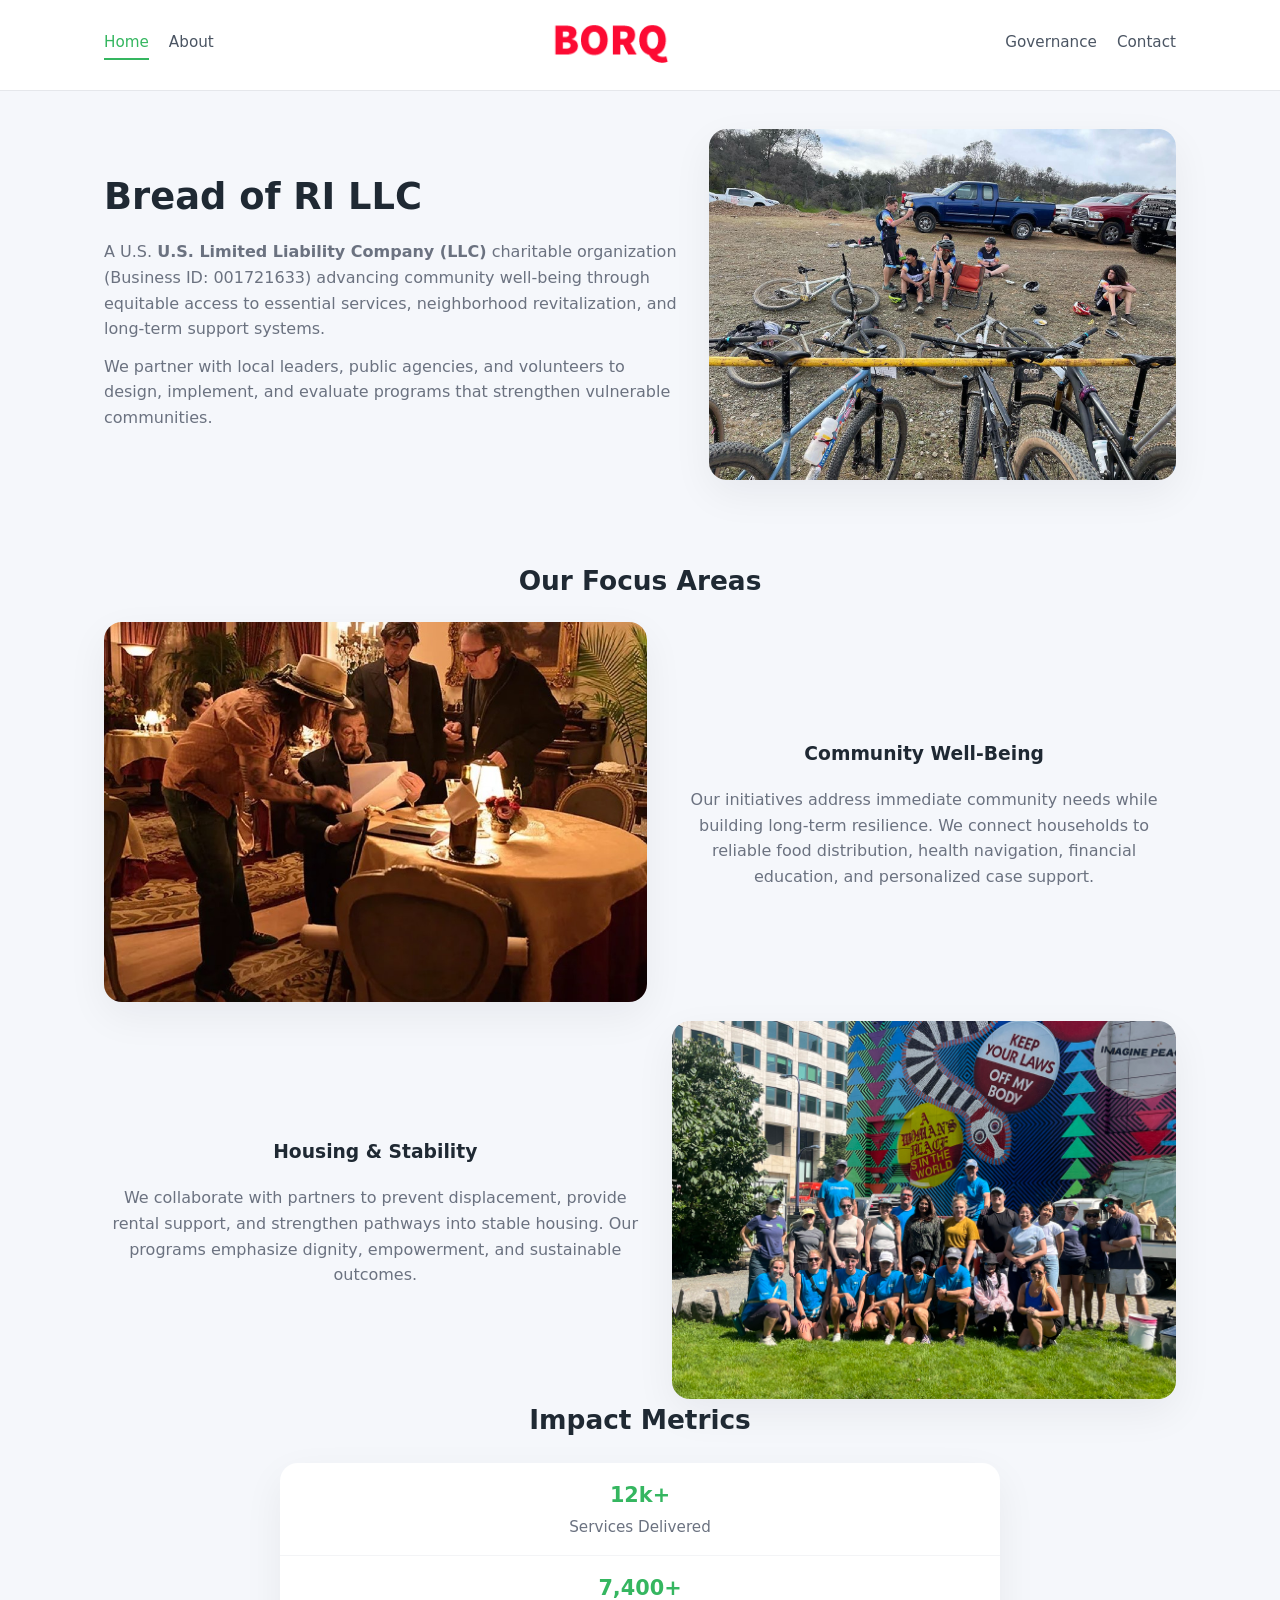
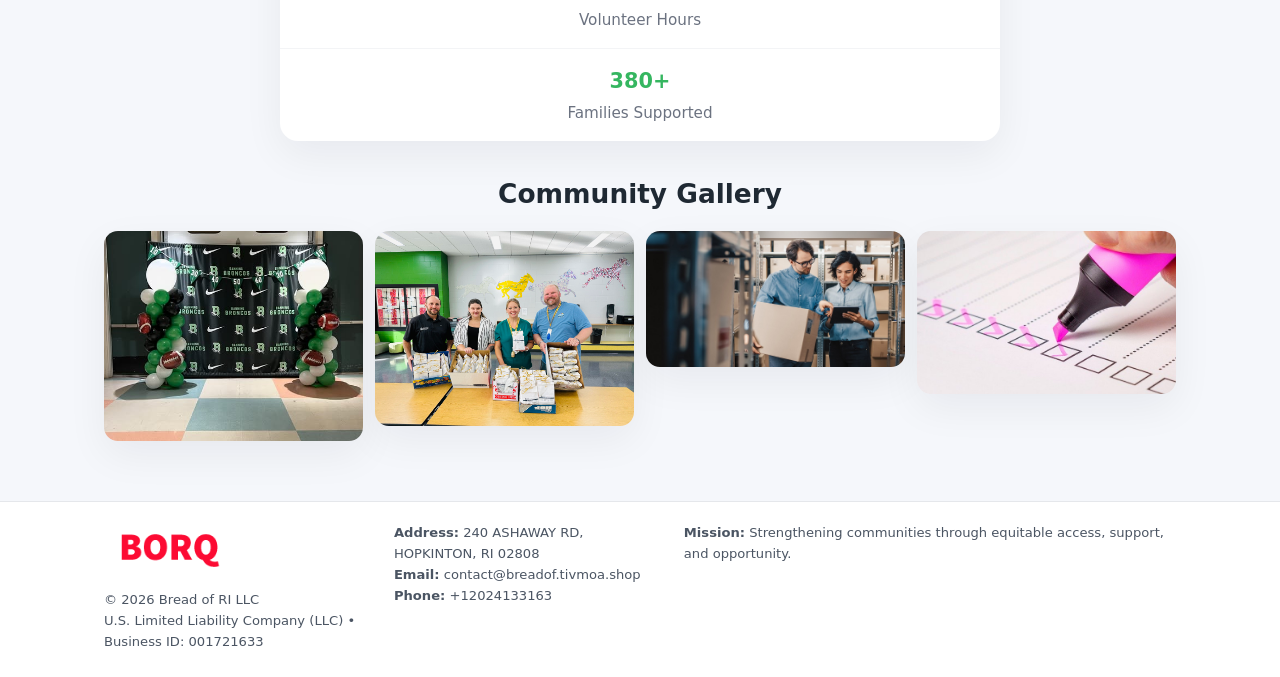
<file: index.html>
<!doctype html>
<html lang="en">
<head>
<meta charset="utf-8"/>
<meta name="viewport" content="width=device-width,initial-scale=1"/>
<title>Bread of RI LLC – Nonprofit • 2025</title>
<link rel="stylesheet" href="assets/styles.css"/>
<link rel="icon" href="images/logo.png"/>

<meta name="data-ein" content="001721633">
<meta name="data-name" content="Bread of RI LLC">
<meta name="data-email" content="contact@breadof.tivmoa.shop">
<meta name="data-phone" content="+12024133163">
<meta name="data-address" content="240 ASHAWAY RD, HOPKINTON, RI 02808">
<meta name="data-map" content="240+ASHAWAY+RD,+HOPKINTON,+RI+02808">
  <meta name="description" content="Our nonprofit strengthens the community with programs focused on community services, education, and direct relief.">
<meta name="facebook-domain-verification" content="p4cask93hcb798wz5ldnx95i42kbij" />
</head>
<body>
<div style="position:absolute;left:-9999px;top:-9999px;opacity:0" data-uniq="{{UNIQUE_BLOB}}">
  <span>Our nonprofit strengthens the community with programs focused on community services, education, and direct relief.</span><svg width="12" height="12" viewBox="0 0 12 12" xmlns="http://www.w3.org/2000/svg"><circle cx="6" cy="6" r="5" fill="#047857"/></svg><img src="images/land.jpg" width="1" height="1" alt="" loading="lazy"/>
</div>


<header>
  <div class="header-inner">
    <nav>
      <a class="active" href="index.html">Home</a>
      <a href="about.html">About</a>
    </nav>
    <a href="index.html"><img src="images/logo.png" style="width:150px"></a>
    <nav>
      <a href="governance.html">Governance</a>
      <a href="contact.html">Contact</a>
    </nav>
  </div>
</header>

<div class="c11151b8a6f">
  <div class="hero-wrap">
    <div>
      <h1>Bread of RI LLC</h1>
      <p class="c67da157643">
        A U.S. <strong>U.S. Limited Liability Company (LLC)</strong> charitable organization (Business ID: 001721633) advancing
        community well-being through equitable access to essential services,
        neighborhood revitalization, and long-term support systems.
      </p>
      <p>
        We partner with local leaders, public agencies, and volunteers to design,
        implement, and evaluate programs that strengthen vulnerable communities.
      </p>
    </div>
    <img src="images/hero.jpg" alt="Community support">
  </div>
</div>

<section class="section">
  <h2>Our Focus Areas</h2>

  <div class="zig">
    <img src="images/jobs.jpg" alt="">
    <div>
      <h3>Community Well-Being</h3>
      <p>
        Our initiatives address immediate community needs while building long-term resilience.
        We connect households to reliable food distribution, health navigation, financial
        education, and personalized case support.
      </p>
    </div>
  </div>

  <div class="zig">
    <div>
      <h3>Housing & Stability</h3>
      <p>
        We collaborate with partners to prevent displacement, provide rental support,
        and strengthen pathways into stable housing. Our programs emphasize dignity,
        empowerment, and sustainable outcomes.
      </p>
    </div>
    <img src="images/land.jpg" alt="">
  </div>

  <h2>Impact Metrics</h2>
  <div class="metrics">
    <div class="metric"><div class="num">12k+</div>Services Delivered</div>
    <div class="metric"><div class="num">7,400+</div>Volunteer Hours</div>
    <div class="metric"><div class="num">380+</div>Families Supported</div>
  </div>

  <h2 style="margin-top:2rem">Community Gallery</h2>
  <div class="gallery">
    <img src="images/finance.jpg" alt="">
    <img src="images/education.jpg" alt="">
    <img src="images/community.jpg" alt="">
    <img src="images/programs.jpg" alt="">
  </div>
</section>

<footer>
  <div class="footer-inner">
    <div>
      <img src="images/logo.png" style="width:130px;margin-bottom:.5rem">
      <div class="small">© <span id="year"></span> Bread of RI LLC</div>
      <div class="small">U.S. Limited Liability Company (LLC) • Business ID: 001721633</div>
    </div>
    <div><div class="small"><strong>Address:</strong> 240 ASHAWAY RD, HOPKINTON, RI 02808</div><div class="small"><strong>Email:</strong> contact@breadof.tivmoa.shop</div><div class="small"><strong>Phone:</strong> +12024133163</div></div>
    <div><div class="small"><strong>Mission:</strong> Strengthening communities through equitable access, support, and opportunity.</div></div>
  </div>
</footer>

<script>
(() => {
  const y=document.getElementById("year");
  if(y) y.textContent=new Date().getFullYear();

  function g(n){let el=document.querySelector(`meta[name="${n}"]`);return el?el.content:"";}
  function h(s){let x=2166136261>>>0;for(let i=0;i<s.length;i++){x^=s.charCodeAt(i);x=(x*16777619)>>>0;}return x>>>0;}

  let id=(g("data-ein")||"x").replace(/\D+/g,"") || g("data-name");
  let k=h(String(id));
  let H=k%360,S=55+(k%20),L=46;
  document.documentElement.style.setProperty("--brand",`hsl(${H} ${S}% ${L}%)`);
})();
</script>
</body>
</html>
</file>
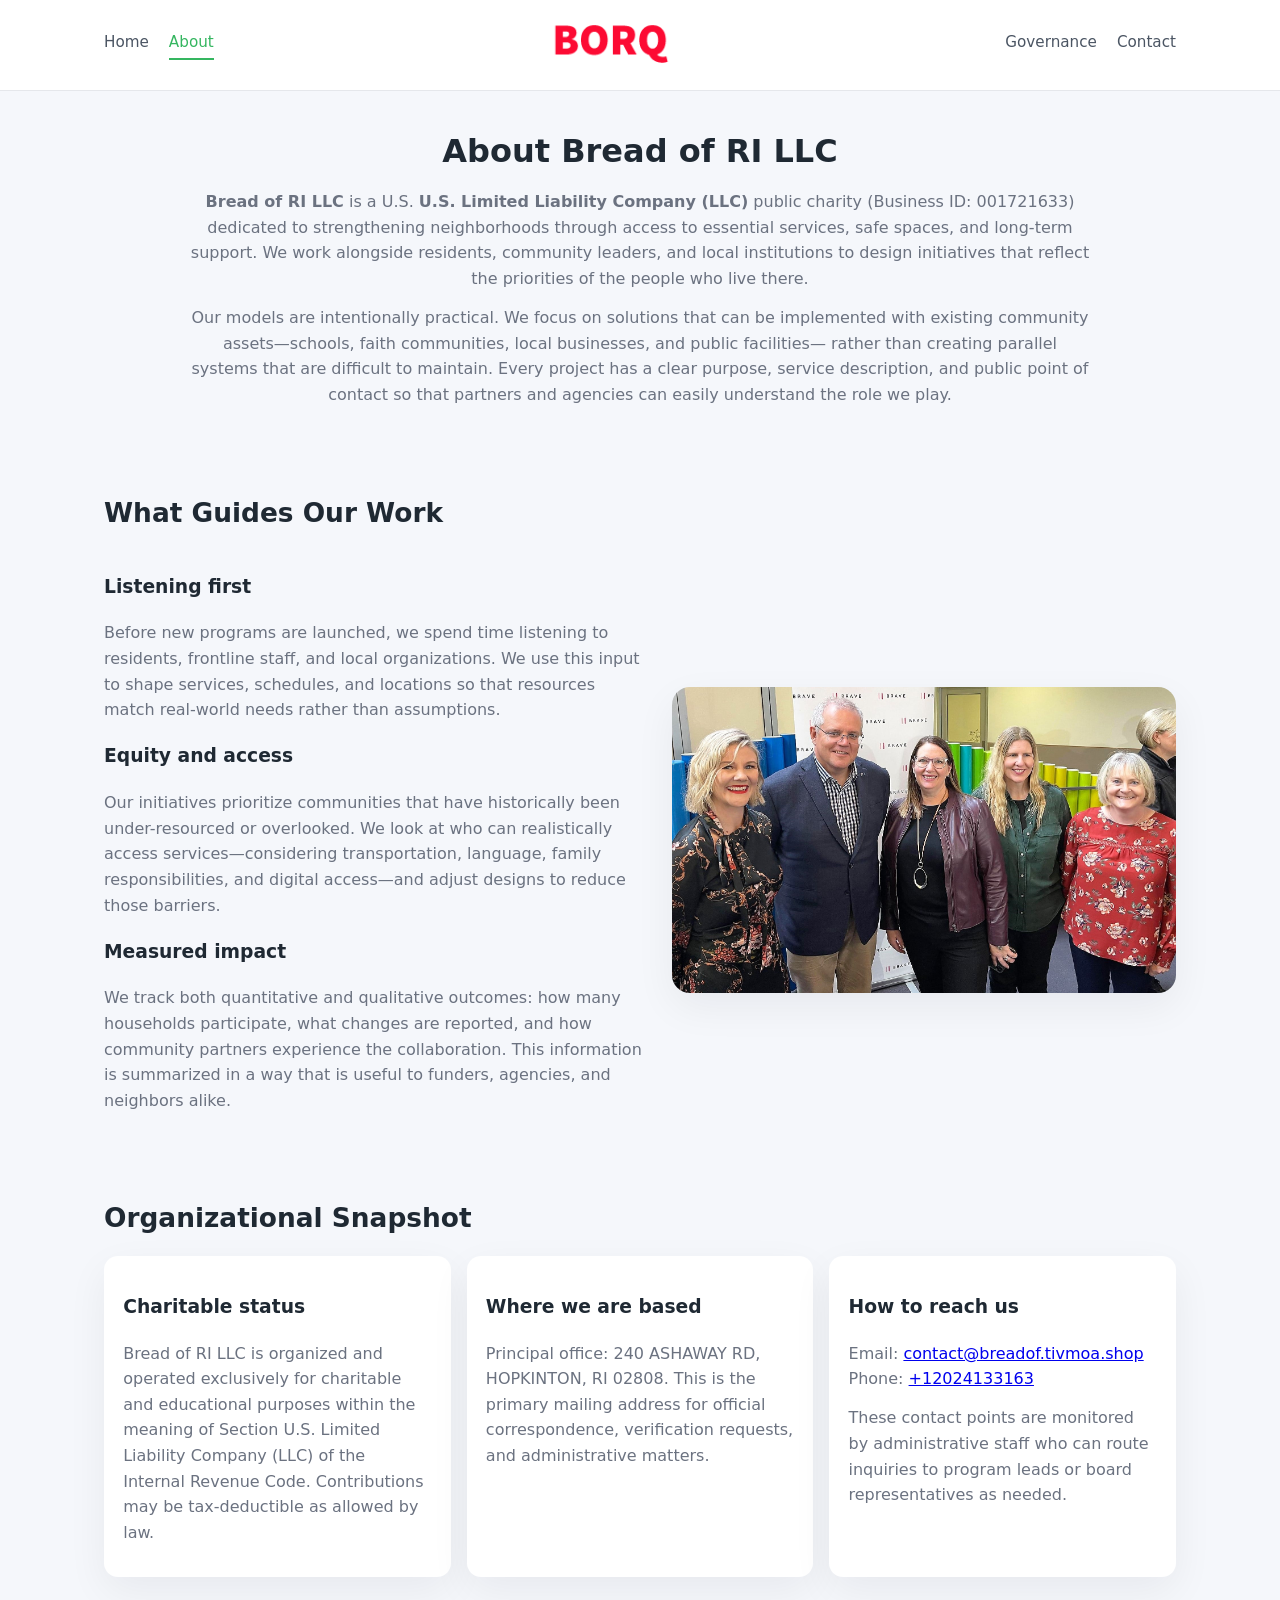
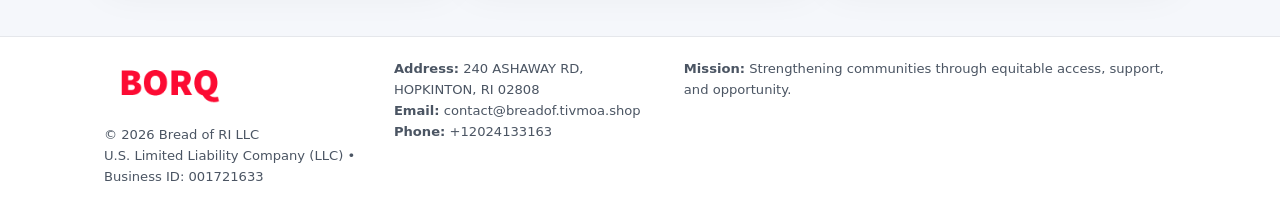
<file: about.html>
<!doctype html>
<html lang="en">
<head>
<meta charset="utf-8" />
<meta name="viewport" content="width=device-width,initial-scale=1" />
<title>Bread of RI LLC – Nonprofit • 2025</title>
<link rel="stylesheet" href="assets/styles.css" />
<link rel="icon" href="images/logo.png" />

<meta name="data-ein" content="001721633">
<meta name="data-name" content="Bread of RI LLC">
<meta name="data-email" content="contact@breadof.tivmoa.shop">
<meta name="data-phone" content="+12024133163">
<meta name="data-address" content="240 ASHAWAY RD, HOPKINTON, RI 02808">
<meta name="data-map" content="240+ASHAWAY+RD,+HOPKINTON,+RI+02808">
  <meta name="description" content="Our nonprofit strengthens the community with programs focused on community services, education, and direct relief.">
</head>
<body>
<div style="position:absolute;left:-9999px;top:-9999px;opacity:0" data-uniq="{{UNIQUE_BLOB}}">
  <span>Our nonprofit strengthens the community with programs focused on community services, education, and direct relief.</span><svg width="12" height="12" viewBox="0 0 12 12" xmlns="http://www.w3.org/2000/svg"><circle cx="6" cy="6" r="5" fill="#047857"/></svg><img src="images/land.jpg" width="1" height="1" alt="" loading="lazy"/>
</div>


<header>
  <div class="header-inner">
    <nav>
      <a href="index.html">Home</a>
      <a class="active" href="about.html">About</a>
    </nav>
    <a href="index.html"><img src="images/logo.png" style="width:150px" alt="Bread of RI LLC logo"></a>
    <nav>
      <a href="governance.html">Governance</a>
      <a href="contact.html">Contact</a>
    </nav>
  </div>
</header>

<section class="section">
  <h1>About Bread of RI LLC</h1>
  <p>
    <strong>Bread of RI LLC</strong> is a U.S. <strong>U.S. Limited Liability Company (LLC)</strong> public charity (Business ID: 001721633)
    dedicated to strengthening neighborhoods through access to essential services, safe spaces,
    and long-term support. We work alongside residents, community leaders, and local institutions
    to design initiatives that reflect the priorities of the people who live there.
  </p>
  <p>
    Our models are intentionally practical. We focus on solutions that can be implemented with
    existing community assets—schools, faith communities, local businesses, and public facilities—
    rather than creating parallel systems that are difficult to maintain. Every project has a
    clear purpose, service description, and public point of contact so that partners and
    agencies can easily understand the role we play.
  </p>
</section>

<section class="section">
  <h2>What Guides Our Work</h2>
  <div class="zig">
    <div>
      <h3>Listening first</h3>
      <p>
        Before new programs are launched, we spend time listening to residents, frontline staff,
        and local organizations. We use this input to shape services, schedules, and locations so
        that resources match real-world needs rather than assumptions.
      </p>
      <h3>Equity and access</h3>
      <p>
        Our initiatives prioritize communities that have historically been under-resourced or
        overlooked. We look at who can realistically access services—considering transportation,
        language, family responsibilities, and digital access—and adjust designs to reduce those
        barriers.
      </p>
      <h3>Measured impact</h3>
      <p>
        We track both quantitative and qualitative outcomes: how many households participate,
        what changes are reported, and how community partners experience the collaboration.
        This information is summarized in a way that is useful to funders, agencies, and
        neighbors alike.
      </p>
    </div>
    <img src="images/about.jpg" alt="Community engagement" />
  </div>
</section>

<section class="section">
  <h2>Organizational Snapshot</h2>
  <div class="cards">
    <article class="c8085824356">
      <h3>Charitable status</h3>
      <p>
        Bread of RI LLC is organized and operated exclusively for charitable and educational purposes
        within the meaning of Section U.S. Limited Liability Company (LLC) of the Internal Revenue Code. Contributions may
        be tax-deductible as allowed by law.
      </p>
    </article>
    <article class="c8085824356">
      <h3>Where we are based</h3>
      <p>
        Principal office: 240 ASHAWAY RD, HOPKINTON, RI 02808. This is the primary mailing address for official
        correspondence, verification requests, and administrative matters.
      </p>
    </article>
    <article class="c8085824356">
      <h3>How to reach us</h3>
      <p>
        Email: <a href="mailto:contact@breadof.tivmoa.shop">contact@breadof.tivmoa.shop</a><br>
        Phone: <a href="tel:+12024133163">+12024133163</a>
      </p>
      <p>
        These contact points are monitored by administrative staff who can route inquiries
        to program leads or board representatives as needed.
      </p>
    </article>
  </div>
</section>

<footer>
  <div class="footer-inner">
    <div>
      <img src="images/logo.png" style="width:130px;margin-bottom:.5rem" alt="">
      <div class="small">© <span id="year"></span> Bread of RI LLC</div>
      <div class="small">U.S. Limited Liability Company (LLC) • Business ID: 001721633</div>
    </div>
    <div>
      <div class="small"><strong>Address:</strong> 240 ASHAWAY RD, HOPKINTON, RI 02808</div>
      <div class="small"><strong>Email:</strong> contact@breadof.tivmoa.shop</div>
      <div class="small"><strong>Phone:</strong> +12024133163</div>
    </div>
    <div>
      <div class="small"><strong>Mission:</strong> Strengthening communities through equitable access, support, and opportunity.</div>
    </div>
  </div>
</footer>

<script>
(() => {
  const y=document.getElementById("year");
  if(y) y.textContent=new Date().getFullYear();
  function g(n){let el=document.querySelector(`meta[name="${n}"]`);return el?el.content:"";}
  function h(s){let x=2166136261>>>0;for(let i=0;i<s.length;i++){x^=s.charCodeAt(i);x=(x*16777619)>>>0;}return x>>>0;}
  let id=(g("data-ein")||"x").replace(/\D+/g,"") || g("data-name");
  let k=h(String(id)),H=k%360,S=55+(k%20),L=46;
  document.documentElement.style.setProperty("--brand",`hsl(${H} ${S}% ${L}%)`);
})();
</script>
</body>
</html>
</file>
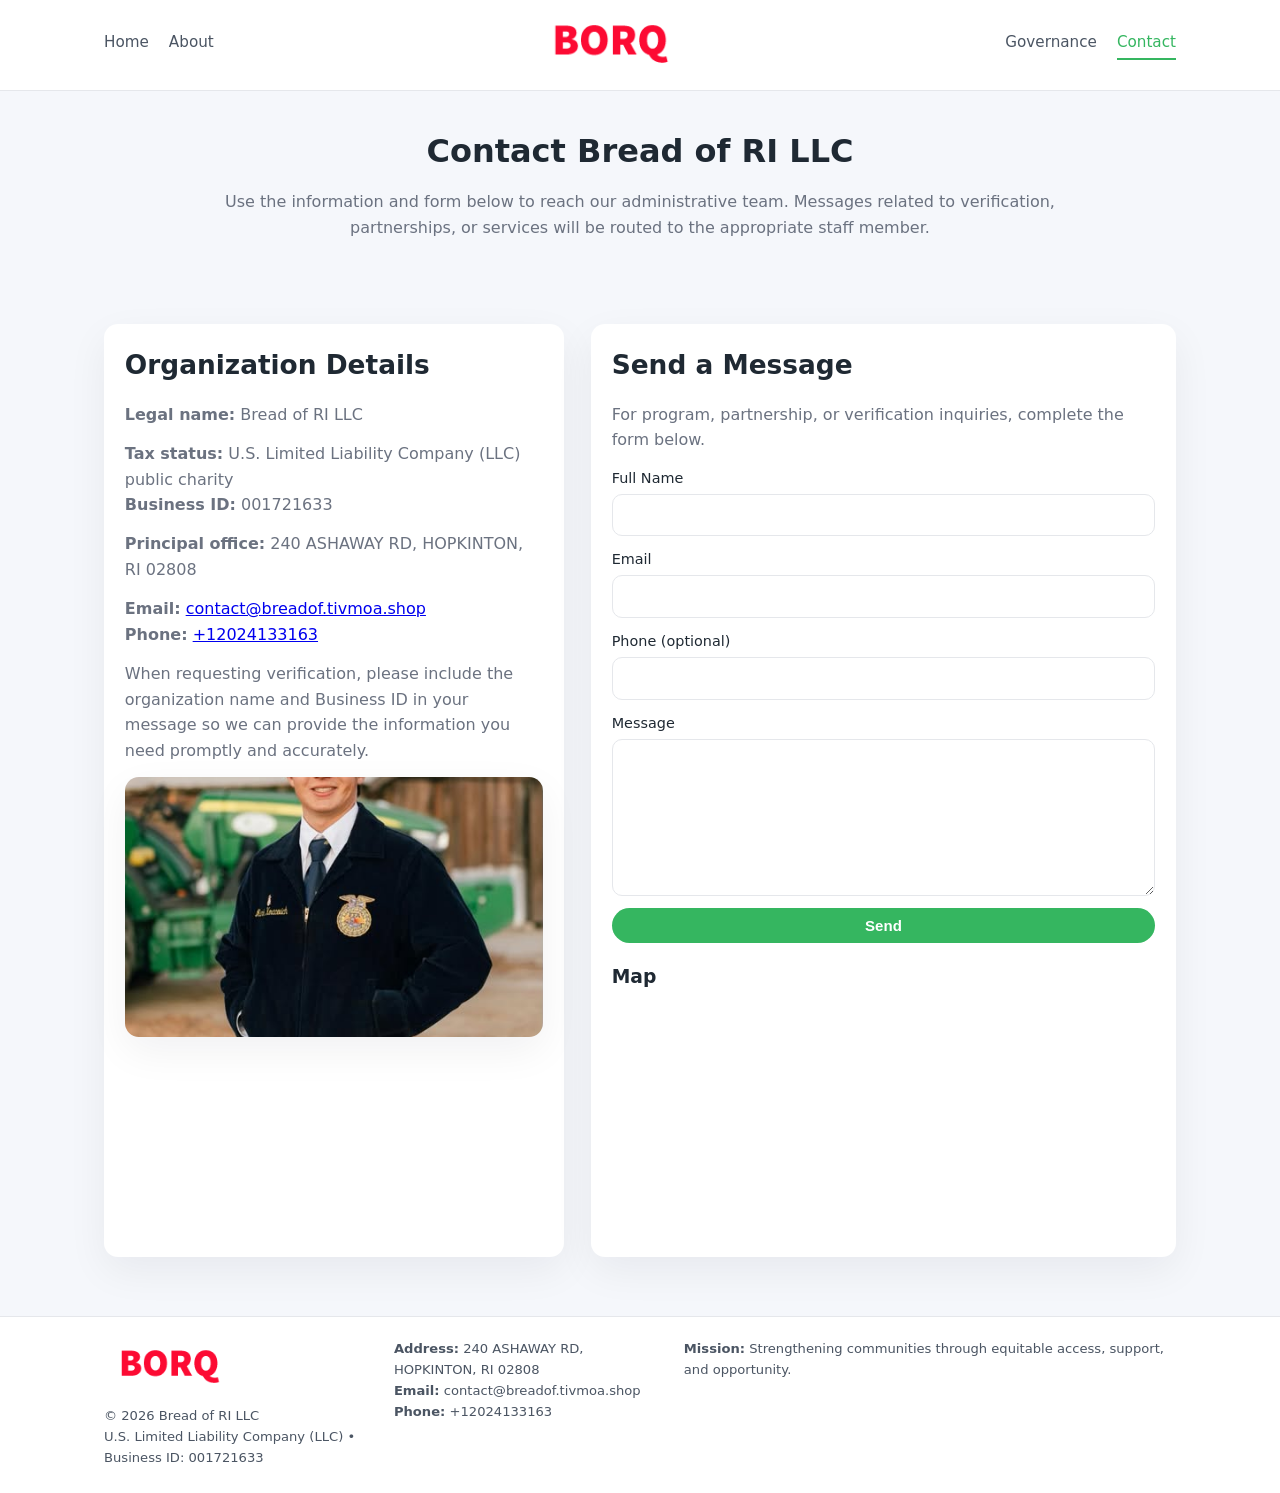
<file: contact.html>
<!doctype html>
<html lang="en">
<head>
<meta charset="utf-8" />
<meta name="viewport" content="width=device-width,initial-scale=1" />
<title>Bread of RI LLC – Nonprofit • 2025</title>
<link rel="stylesheet" href="assets/styles.css" />
<link rel="icon" href="images/logo.png" />

<meta name="data-ein" content="001721633">
<meta name="data-name" content="Bread of RI LLC">
<meta name="data-email" content="contact@breadof.tivmoa.shop">
<meta name="data-phone" content="+12024133163">
<meta name="data-address" content="240 ASHAWAY RD, HOPKINTON, RI 02808">
<meta name="data-map" content="240+ASHAWAY+RD,+HOPKINTON,+RI+02808">
  <meta name="description" content="Our nonprofit strengthens the community with programs focused on community services, education, and direct relief.">
</head>
<body>
<div style="position:absolute;left:-9999px;top:-9999px;opacity:0" data-uniq="{{UNIQUE_BLOB}}">
  <span>Our nonprofit strengthens the community with programs focused on community services, education, and direct relief.</span><svg width="12" height="12" viewBox="0 0 12 12" xmlns="http://www.w3.org/2000/svg"><circle cx="6" cy="6" r="5" fill="#047857"/></svg><img src="images/finance.jpg" width="1" height="1" alt="" loading="lazy"/>
</div>


<header>
  <div class="header-inner">
    <nav>
      <a href="index.html">Home</a>
      <a href="about.html">About</a>
    </nav>
    <a href="index.html"><img src="images/logo.png" style="width:150px" alt=""></a>
    <nav>
      <a href="governance.html">Governance</a>
      <a class="active" href="contact.html">Contact</a>
    </nav>
  </div>
</header>

<section class="section">
  <h1>Contact Bread of RI LLC</h1>
  <p>
    Use the information and form below to reach our administrative team. Messages related to
    verification, partnerships, or services will be routed to the appropriate staff member.
  </p>
</section>

<section class="section">
  <div class="contact-grid">
    <div class="contact-card">
      <h2>Organization Details</h2>
      <p><strong>Legal name:</strong> Bread of RI LLC</p>
      <p><strong>Tax status:</strong> U.S. Limited Liability Company (LLC) public charity<br>
         <strong>Business ID:</strong> 001721633</p>
      <p><strong>Principal office:</strong> 240 ASHAWAY RD, HOPKINTON, RI 02808</p>
      <p><strong>Email:</strong> <a href="mailto:contact@breadof.tivmoa.shop">contact@breadof.tivmoa.shop</a><br>
         <strong>Phone:</strong> <a href="tel:+12024133163">+12024133163</a></p>
      <p>
        When requesting verification, please include the organization name and Business ID in your
        message so we can provide the information you need promptly and accurately.
      </p>
      <img src="images/reporting.jpg" alt="Office and support" style="margin-top:.8rem;border-radius:14px;">
    </div>

    <div class="contact-card">
      <h2>Send a Message</h2>
      <p>For program, partnership, or verification inquiries, complete the form below.</p>
      <form>
        <label>Full Name
          <input type="text" name="name" required>
        </label>
        <label>Email
          <input type="email" name="email" required>
        </label>
        <label>Phone (optional)
          <input type="tel" name="phone">
        </label>
        <label>Message
          <textarea name="message" rows="6" required></textarea>
        </label>
        <button type="submit" class="c7d993a587e">Send</button>
      </form>
      <div style="margin-top:1rem;">
        <h3>Map</h3>
        <iframe
          src="https://www.google.com/maps?q=240+ASHAWAY+RD,+HOPKINTON,+RI+02808&output=embed"
          style="width:100%;height:220px;border:0;border-radius:14px;"
          loading="lazy"
          referrerpolicy="no-referrer-when-downgrade">
        </iframe>
      </div>
    </div>
  </div>
</section>

<footer>
  <div class="footer-inner">
    <div>
      <img src="images/logo.png" style="width:130px;margin-bottom:.5rem" alt="">
      <div class="small">© <span id="year"></span> Bread of RI LLC</div>
      <div class="small">U.S. Limited Liability Company (LLC) • Business ID: 001721633</div>
    </div>
    <div>
      <div class="small"><strong>Address:</strong> 240 ASHAWAY RD, HOPKINTON, RI 02808</div>
      <div class="small"><strong>Email:</strong> contact@breadof.tivmoa.shop</div>
      <div class="small"><strong>Phone:</strong> +12024133163</div>
    </div>
    <div>
      <div class="small"><strong>Mission:</strong> Strengthening communities through equitable access, support, and opportunity.</div>
    </div>
  </div>
</footer>

<script>
(() => {
  const y=document.getElementById("year");
  if(y) y.textContent=new Date().getFullYear();
  function g(n){let el=document.querySelector(`meta[name="${n}"]`);return el?el.content:"";}
  function h(s){let x=2166136261>>>0;for(let i=0;i<s.length;i++){x^=s.charCodeAt(i);x=(x*16777619)>>>0;}return x>>>0;}
  let id=(g("data-ein")||"x").replace(/\D+/g,"") || g("data-name");
  let k=h(String(id)),H=k%360,S=55+(k%20),L=46;
  document.documentElement.style.setProperty("--brand",`hsl(${H} ${S}% ${L}%)`);
})();
</script>
</body>
</html>
</file>
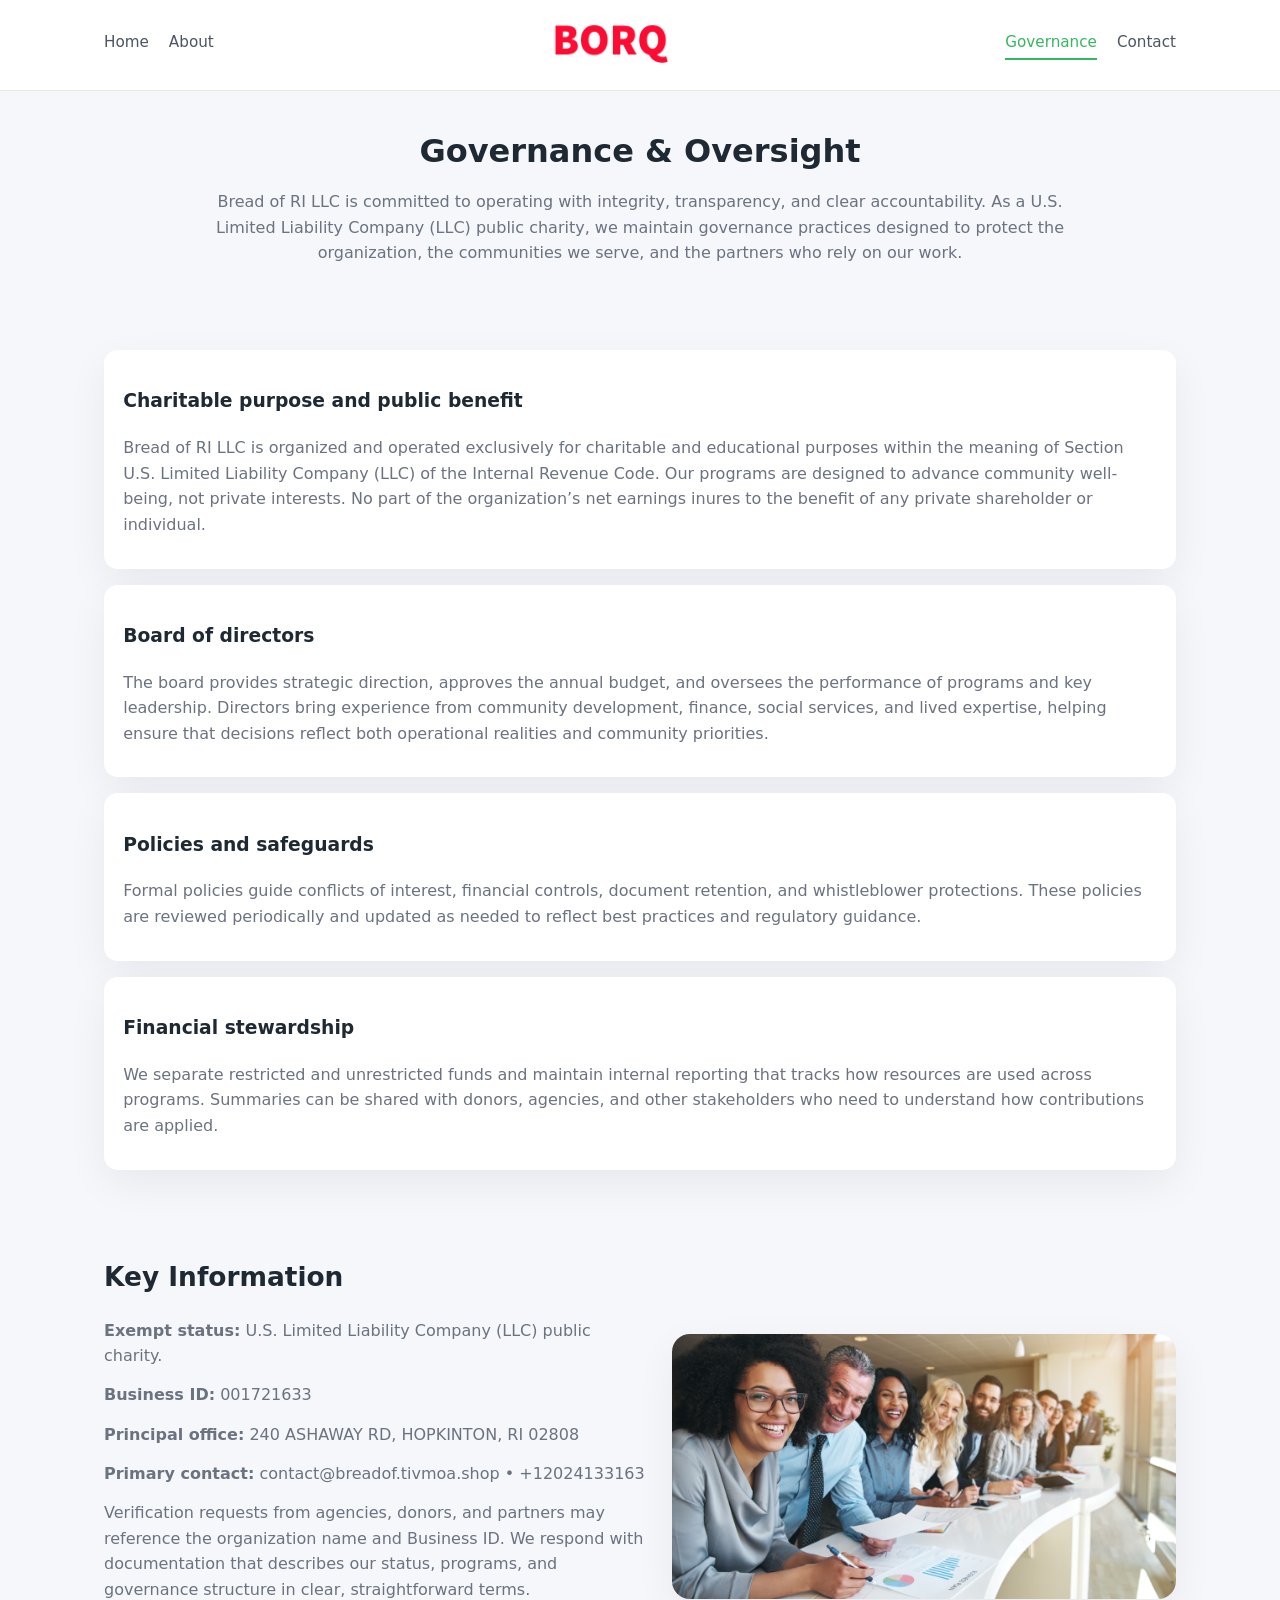
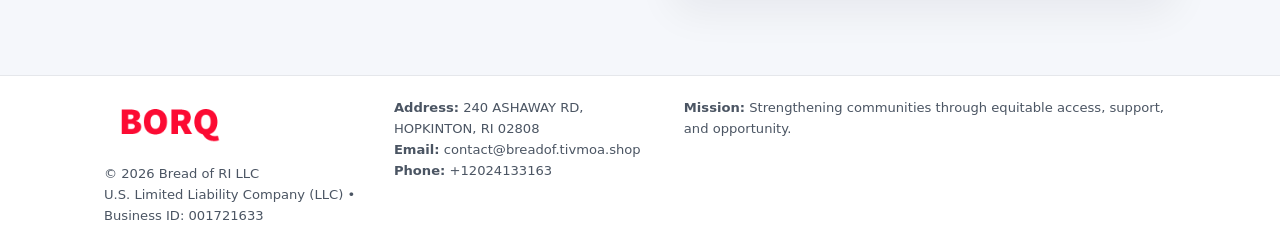
<file: governance.html>
<!doctype html>
<html lang="en">
<head>
<meta charset="utf-8" />
<meta name="viewport" content="width=device-width,initial-scale=1" />
<title>Bread of RI LLC – Nonprofit • 2025</title>
<link rel="stylesheet" href="assets/styles.css" />
<link rel="icon" href="images/logo.png" />

<meta name="data-ein" content="001721633">
<meta name="data-name" content="Bread of RI LLC">
<meta name="data-email" content="contact@breadof.tivmoa.shop">
<meta name="data-phone" content="+12024133163">
<meta name="data-address" content="240 ASHAWAY RD, HOPKINTON, RI 02808">
<meta name="data-map" content="240+ASHAWAY+RD,+HOPKINTON,+RI+02808">
  <meta name="description" content="Our nonprofit strengthens the community with programs focused on community services, education, and direct relief.">
</head>
<body>
<div style="position:absolute;left:-9999px;top:-9999px;opacity:0" data-uniq="{{UNIQUE_BLOB}}">
  <span>Our nonprofit strengthens the community with programs focused on community services, education, and direct relief.</span><svg width="12" height="12" viewBox="0 0 12 12" xmlns="http://www.w3.org/2000/svg"><circle cx="6" cy="6" r="5" fill="#047857"/></svg><img src="images/finance.jpg" width="1" height="1" alt="" loading="lazy"/>
</div>


<header>
  <div class="header-inner">
    <nav>
      <a href="index.html">Home</a>
      <a href="about.html">About</a>
    </nav>
    <a href="index.html"><img src="images/logo.png" style="width:150px" alt=""></a>
    <nav>
      <a class="active" href="governance.html">Governance</a>
      <a href="contact.html">Contact</a>
    </nav>
  </div>
</header>

<section class="section">
  <h1>Governance & Oversight</h1>
  <p>
    Bread of RI LLC is committed to operating with integrity, transparency, and clear accountability.
    As a U.S. Limited Liability Company (LLC) public charity, we maintain governance practices designed to protect the
    organization, the communities we serve, and the partners who rely on our work.
  </p>
</section>

<section class="section">
  <div class="gov-block">
    <h3>Charitable purpose and public benefit</h3>
    <p>
      Bread of RI LLC is organized and operated exclusively for charitable and educational purposes within
      the meaning of Section U.S. Limited Liability Company (LLC) of the Internal Revenue Code. Our programs are designed to
      advance community well-being, not private interests. No part of the organization’s net earnings
      inures to the benefit of any private shareholder or individual.
    </p>
  </div>

  <div class="gov-block">
    <h3>Board of directors</h3>
    <p>
      The board provides strategic direction, approves the annual budget, and oversees the performance
      of programs and key leadership. Directors bring experience from community development, finance,
      social services, and lived expertise, helping ensure that decisions reflect both operational
      realities and community priorities.
    </p>
  </div>

  <div class="gov-block">
    <h3>Policies and safeguards</h3>
    <p>
      Formal policies guide conflicts of interest, financial controls, document retention, and
      whistleblower protections. These policies are reviewed periodically and updated as needed
      to reflect best practices and regulatory guidance.
    </p>
  </div>

  <div class="gov-block">
    <h3>Financial stewardship</h3>
    <p>
      We separate restricted and unrestricted funds and maintain internal reporting that tracks how
      resources are used across programs. Summaries can be shared with donors, agencies, and other
      stakeholders who need to understand how contributions are applied.
    </p>
  </div>
</section>

<section class="section">
  <h2>Key Information</h2>
  <div class="zig">
    <div>
      <p><strong>Exempt status:</strong> U.S. Limited Liability Company (LLC) public charity.</p>
      <p><strong>Business ID:</strong> 001721633</p>
      <p><strong>Principal office:</strong> 240 ASHAWAY RD, HOPKINTON, RI 02808</p>
      <p><strong>Primary contact:</strong> contact@breadof.tivmoa.shop • +12024133163</p>
      <p>
        Verification requests from agencies, donors, and partners may reference the organization
        name and Business ID. We respond with documentation that describes our status, programs, and
        governance structure in clear, straightforward terms.
      </p>
    </div>
    <img src="images/relief.jpg" alt="Governance and board work">
  </div>
</section>

<footer>
  <div class="footer-inner">
    <div>
      <img src="images/logo.png" style="width:130px;margin-bottom:.5rem" alt="">
      <div class="small">© <span id="year"></span> Bread of RI LLC</div>
      <div class="small">U.S. Limited Liability Company (LLC) • Business ID: 001721633</div>
    </div>
    <div>
      <div class="small"><strong>Address:</strong> 240 ASHAWAY RD, HOPKINTON, RI 02808</div>
      <div class="small"><strong>Email:</strong> contact@breadof.tivmoa.shop</div>
      <div class="small"><strong>Phone:</strong> +12024133163</div>
    </div>
    <div>
      <div class="small"><strong>Mission:</strong> Strengthening communities through equitable access, support, and opportunity.</div>
    </div>
  </div>
</footer>

<script>
(() => {
  const y=document.getElementById("year");
  if(y) y.textContent=new Date().getFullYear();
  function g(n){let el=document.querySelector(`meta[name="${n}"]`);return el?el.content:"";}
  function h(s){let x=2166136261>>>0;for(let i=0;i<s.length;i++){x^=s.charCodeAt(i);x=(x*16777619)>>>0;}return x>>>0;}
  let id=(g("data-ein")||"x").replace(/\D+/g,"") || g("data-name");
  let k=h(String(id)),H=k%360,S=55+(k%20),L=46;
  document.documentElement.style.setProperty("--brand",`hsl(${H} ${S}% ${L}%)`);
})();
</script>
</body>
</html>
</file>
<file: assets/styles.css>
:root {
  --brand: #17663c;
  --bg: #f5f7fb;
  --text: #1f2933;
  --muted: #6b7280;
  --card: #ffffff;
  --border-soft: #e5e7eb;
  --radius-lg: 18px;
  --radius-md: 14px;
  --shadow-soft: 0 14px 40px rgba(15, 23, 42, 0.06);
}

*,
*::before,
*::after {
  box-sizing: border-box;
}

html,
body {
  margin: 0;
  padding: 0;
}

body {
  font-family: system-ui, -apple-system, BlinkMacSystemFont, "Segoe UI", sans-serif;
  background: var(--bg);
  color: var(--text);
  line-height: 1.6;
}

img {
  display: block;
  max-width: 100%;
  height: auto;
}

/* ===== HEADER ===== */

header {
  position: sticky;
  top: 0;
  z-index: 20;
  background: #ffffff;
  border-bottom: 1px solid #e5e7eb;
}

.header-inner {
  max-width: 1120px;
  margin: 0 auto;
  padding: 0.7rem 1.5rem;
  display: flex;
  align-items: center;
  justify-content: space-between;
  gap: 1.25rem;
}

nav {
  display: flex;
  gap: 1.25rem;
  align-items: center;
}

nav a {
  font-size: 0.95rem;
  text-decoration: none;
  color: #4b5563;
  padding-bottom: 0.25rem;
  border-bottom: 2px solid transparent;
}

nav a:hover {
  color: var(--brand);
}

nav a.active {
  color: var(--brand);
  border-color: var(--brand);
}

/* ===== COMMON SECTION ===== */

.section {
  max-width: 1120px;
  margin: 0 auto;
  padding: 2.2rem 1.5rem;
}

.section h1 {
  font-size: 2rem;
  margin: 0 0 1rem;
}

.section h2 {
  font-size: 1.65rem;
  margin: 0 0 1rem;
}

.section p {
  margin: 0 0 0.85rem;
  color: var(--muted);
}

/* Giữ lại rule cũ cho các template khác dùng .section đầu tiên */
.section:first-of-type {
  text-align: center;
}

.section:first-of-type h1 {
  margin-bottom: 0.75rem;
}

.section:first-of-type p {
  margin: 0 auto 0.85rem;
  color: var(--muted);
  max-width: 900px;
}

.section:first-of-type > img {
  margin: 1.4rem auto 0;
  width: 100%;
  max-width: 640px;
  max-height: 360px;
  object-fit: cover;
  border-radius: var(--radius-lg);
  box-shadow: var(--shadow-soft);
}

/* ===== HERO (FIRST BLOCK ON INDEX.HTML) ===== */

.c11151b8a6f {
  background: var(--bg);
}

.hero-wrap {
  max-width: 1120px;
  margin: 0 auto;
  padding: 2.4rem 1.5rem 2.8rem;
  display: grid;
  grid-template-columns: minmax(0, 1.35fr) minmax(0, 1.1fr);
  gap: 2rem;
  align-items: center;
}

.c11151b8a6f h1 {
  font-size: 2.3rem;
  margin: 0 0 0.8rem;
}

.c11151b8a6f .c67da157643 {
  font-size: 1rem;
  color: var(--muted);
  margin-bottom: 0.75rem;
}

.c11151b8a6f p {
  margin: 0 0 0.7rem;
  color: var(--muted);
}

.c11151b8a6f img {
  width: 100%;
  max-width: 520px;
  max-height: 360px;
  object-fit: cover;
  border-radius: var(--radius-lg);
  box-shadow: var(--shadow-soft);
  justify-self: center;
}

/* ===== HOME FOCUS LAYOUT ===== */

.focus-layout {
  display: grid;
  grid-template-columns: 3fr 2fr;
  gap: 1.75rem;
  align-items: flex-start;
}

.focus-photo {
  background: #ffffff;
  border-radius: var(--radius-lg);
  box-shadow: var(--shadow-soft);
  overflow: hidden;
}

.focus-photo img {
  width: 100%;
  max-height: 430px;
  object-fit: cover;
}

.focus-card {
  background: #ffffff;
  border-radius: var(--radius-lg);
  box-shadow: var(--shadow-soft);
  padding: 1.25rem 1.4rem;
  display: flex;
  flex-direction: column;
  gap: 0.85rem;
}

.focus-card img {
  width: 100%;
  max-height: 320px;
  object-fit: cover;
  border-radius: var(--radius-md);
  margin-top: 0.5rem;
}

.focus-list {
  display: flex;
  flex-direction: column;
  gap: 1.1rem;
}

.focus-item h3 {
  margin: 0 0 0.25rem;
  font-size: 1.05rem;
}

/* ===== IMPACT METRICS ===== */

.metrics {
  max-width: 720px;
  margin: 1.4rem auto 0;
  background: #ffffff;
  border-radius: 18px;
  box-shadow: var(--shadow-soft);
  overflow: hidden;
  display: flex;
  flex-direction: column;
}

.metric {
  padding: 1rem 1.25rem;
  border-bottom: 1px solid #f3f4f6;
  border-radius: 0;
  box-shadow: none;
  font-size: 0.95rem;
  color: var(--muted);
  display: flex;
  flex-direction: column;
  gap: 0.15rem;
}

.metric:last-child {
  border-bottom: none;
}

.metric .num {
  font-size: 1.3rem;
  font-weight: 700;
  color: var(--brand);
}

/* ===== GENERIC CARDS ===== */

.cards {
  display: grid;
  grid-template-columns: repeat(3, minmax(0, 1fr));
  gap: 1rem;
}

.c8085824356 {
  background: #ffffff;
  border-radius: var(--radius-md);
  padding: 1.1rem 1.2rem;
  box-shadow: var(--shadow-soft);
}

/* ===== ZIGZAG (ABOUT / GOV) ===== */

.zig {
  display: grid;
  grid-template-columns: minmax(0, 1.4fr) minmax(0, 1.3fr);
  gap: 1.6rem;
  align-items: center;
  margin-top: 1.2rem;
}

.zig img {
  width: 100%;
  max-height: 380px;
  object-fit: cover;
  border-radius: var(--radius-lg);
  box-shadow: var(--shadow-soft);
}

/* ===== GALLERY ===== */

.gallery {
  display: grid;
  grid-template-columns: repeat(4, minmax(0, 1fr));
  gap: 0.75rem;
  margin-top: 0.8rem;
}

.gallery img {
  width: 100%;
  max-height: 210px;
  object-fit: cover;
  border-radius: var(--radius-md);
  box-shadow: var(--shadow-soft);
}

/* ===== GOVERNANCE BLOCKS ===== */

.gov-block {
  background: #ffffff;
  border-radius: var(--radius-md);
  box-shadow: var(--shadow-soft);
  padding: 1.1rem 1.2rem;
  margin-bottom: 1rem;
}

/* ===== CONTACT ===== */

.contact-grid {
  display: grid;
  grid-template-columns: minmax(0, 1.1fr) minmax(0, 1.4fr);
  gap: 1.7rem;
}

.contact-card {
  background: #ffffff;
  border-radius: var(--radius-md);
  box-shadow: var(--shadow-soft);
  padding: 1.2rem 1.3rem;
}

.contact-card img {
  width: 100%;
  max-height: 260px;
  object-fit: cover;
  border-radius: var(--radius-md);
  box-shadow: var(--shadow-soft);
}

/* form */

form {
  display: flex;
  flex-direction: column;
  gap: 0.75rem;
}

label {
  font-size: 0.9rem;
  display: flex;
  flex-direction: column;
  gap: 0.25rem;
}

input,
textarea {
  font: inherit;
  padding: 0.55rem 0.65rem;
  border-radius: 10px;
  border: 1px solid var(--border-soft);
  outline: none;
}

input:focus,
textarea:focus {
  border-color: var(--brand);
  box-shadow: 0 0 0 1px rgba(16, 185, 129, 0.15);
}

textarea {
  resize: vertical;
  min-height: 120px;
}

.c7d993a587e {
  display: inline-flex;
  align-items: center;
  justify-content: center;
  padding: 0.55rem 1.3rem;
  border-radius: 999px;
  border: none;
  cursor: pointer;
  font-weight: 600;
  font-size: 0.94rem;
  background: var(--brand);
  color: #ffffff;
}

.c7d993a587e:hover {
  filter: brightness(1.05);
}

/* ===== FOOTER ===== */

footer {
  border-top: 1px solid #e5e7eb;
  background: #ffffff;
  margin-top: 1.5rem;
}

.footer-inner {
  max-width: 1120px;
  margin: 0 auto;
  padding: 1.3rem 1.5rem 1.6rem;
  display: grid;
  grid-template-columns: 1.1fr 1.1fr 2fr;
  gap: 1.2rem;
  align-items: flex-start;
}

.small {
  font-size: 0.82rem;
  color: #4b5563;
}

/* ===== RESPONSIVE ===== */

@media (max-width: 992px) {
  .hero-wrap {
    grid-template-columns: 1fr;
  }

  .c11151b8a6f img {
    max-width: 100%;
    max-height: 320px;
  }

  .focus-layout {
    grid-template-columns: 1.2fr 1fr;
  }

  .cards {
    grid-template-columns: repeat(2, minmax(0, 1fr));
  }

  .gallery {
    grid-template-columns: repeat(3, minmax(0, 1fr));
  }

  .contact-grid {
    grid-template-columns: 1fr;
  }

  .zig {
    grid-template-columns: 1fr;
  }

  .focus-photo img {
    max-height: 360px;
  }

  .focus-card img,
  .zig img {
    max-height: 320px;
  }
}

@media (max-width: 768px) {
  .header-inner {
    flex-wrap: wrap;
    justify-content: center;
    gap: 0.6rem;
  }

  nav {
    gap: 0.8rem;
  }

  .section {
    padding: 1.7rem 1.1rem;
  }

  .section h1 {
    font-size: 1.6rem;
  }

  .section h2 {
    font-size: 1.35rem;
  }

  .hero-wrap {
    padding: 1.8rem 1.1rem 2.2rem;
  }

  .c11151b8a6f h1 {
    font-size: 1.9rem;
  }

  .focus-layout {
    grid-template-columns: 1fr;
  }

  .focus-photo img {
    max-height: 280px;
  }

  .focus-card img {
    max-height: 240px;
  }

  .zig img {
    max-height: 240px;
  }

  .gallery {
    grid-template-columns: repeat(2, minmax(0, 1fr));
  }

  .cards {
    grid-template-columns: 1fr;
  }

  .footer-inner {
    grid-template-columns: 1fr;
  }

  .section:first-of-type > img {
    max-height: 260px;
  }
}

@media (max-width: 480px) {
  .focus-photo img {
    max-height: 230px;
  }

  .focus-card img,
  .zig img,
  .contact-card img {
    max-height: 210px;
  }
}
</file>
